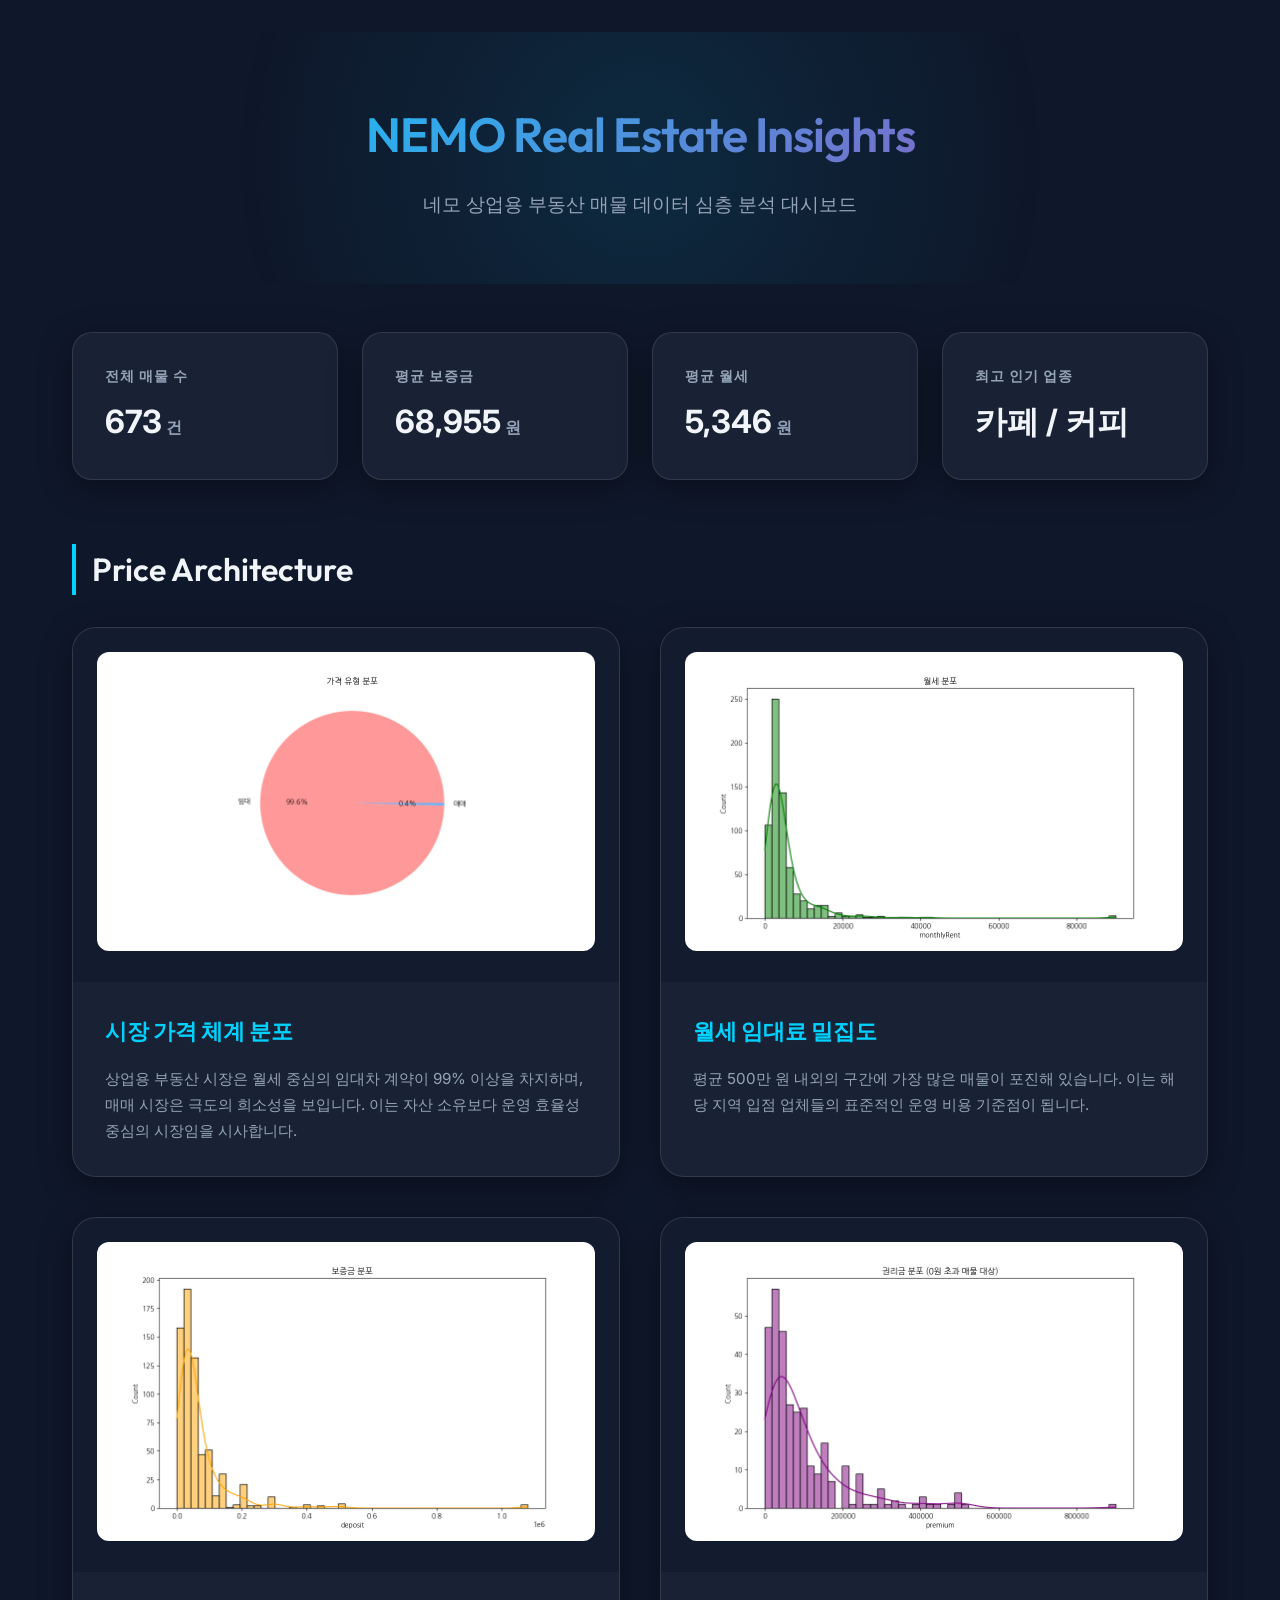
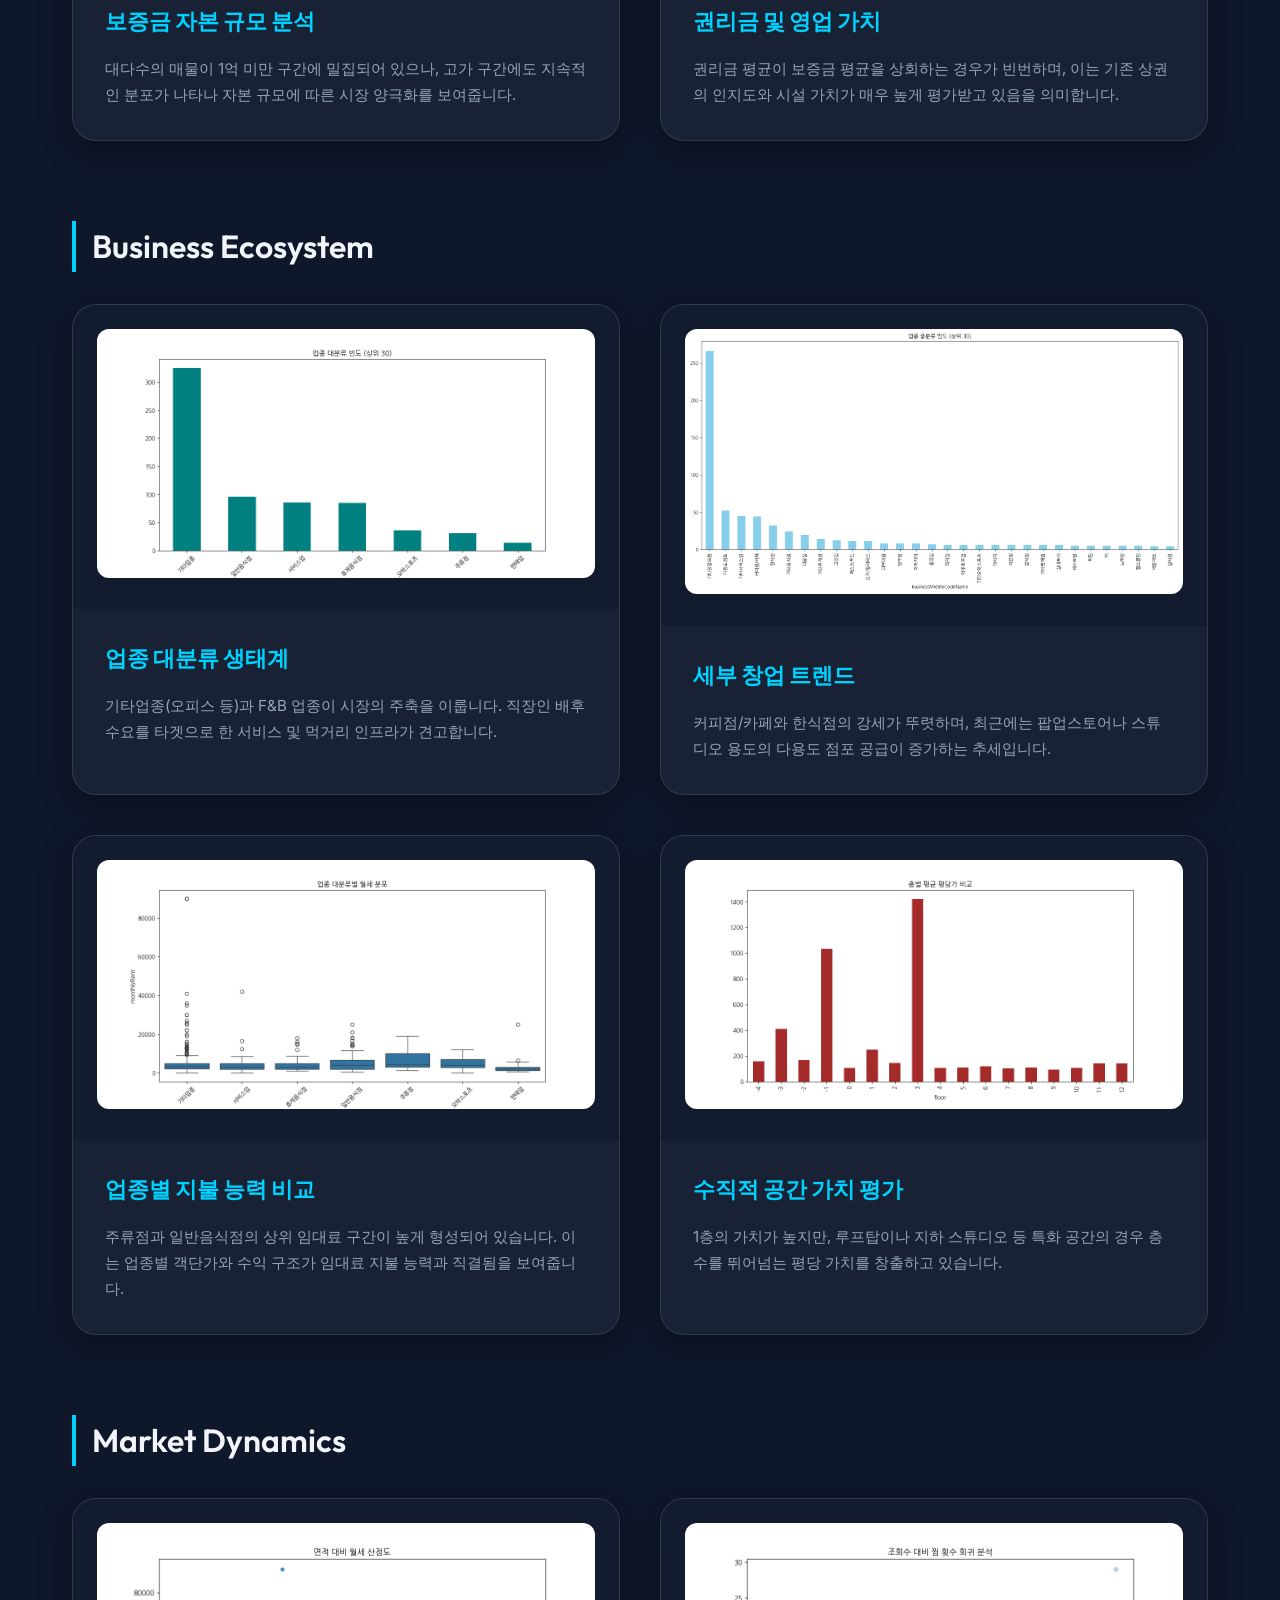
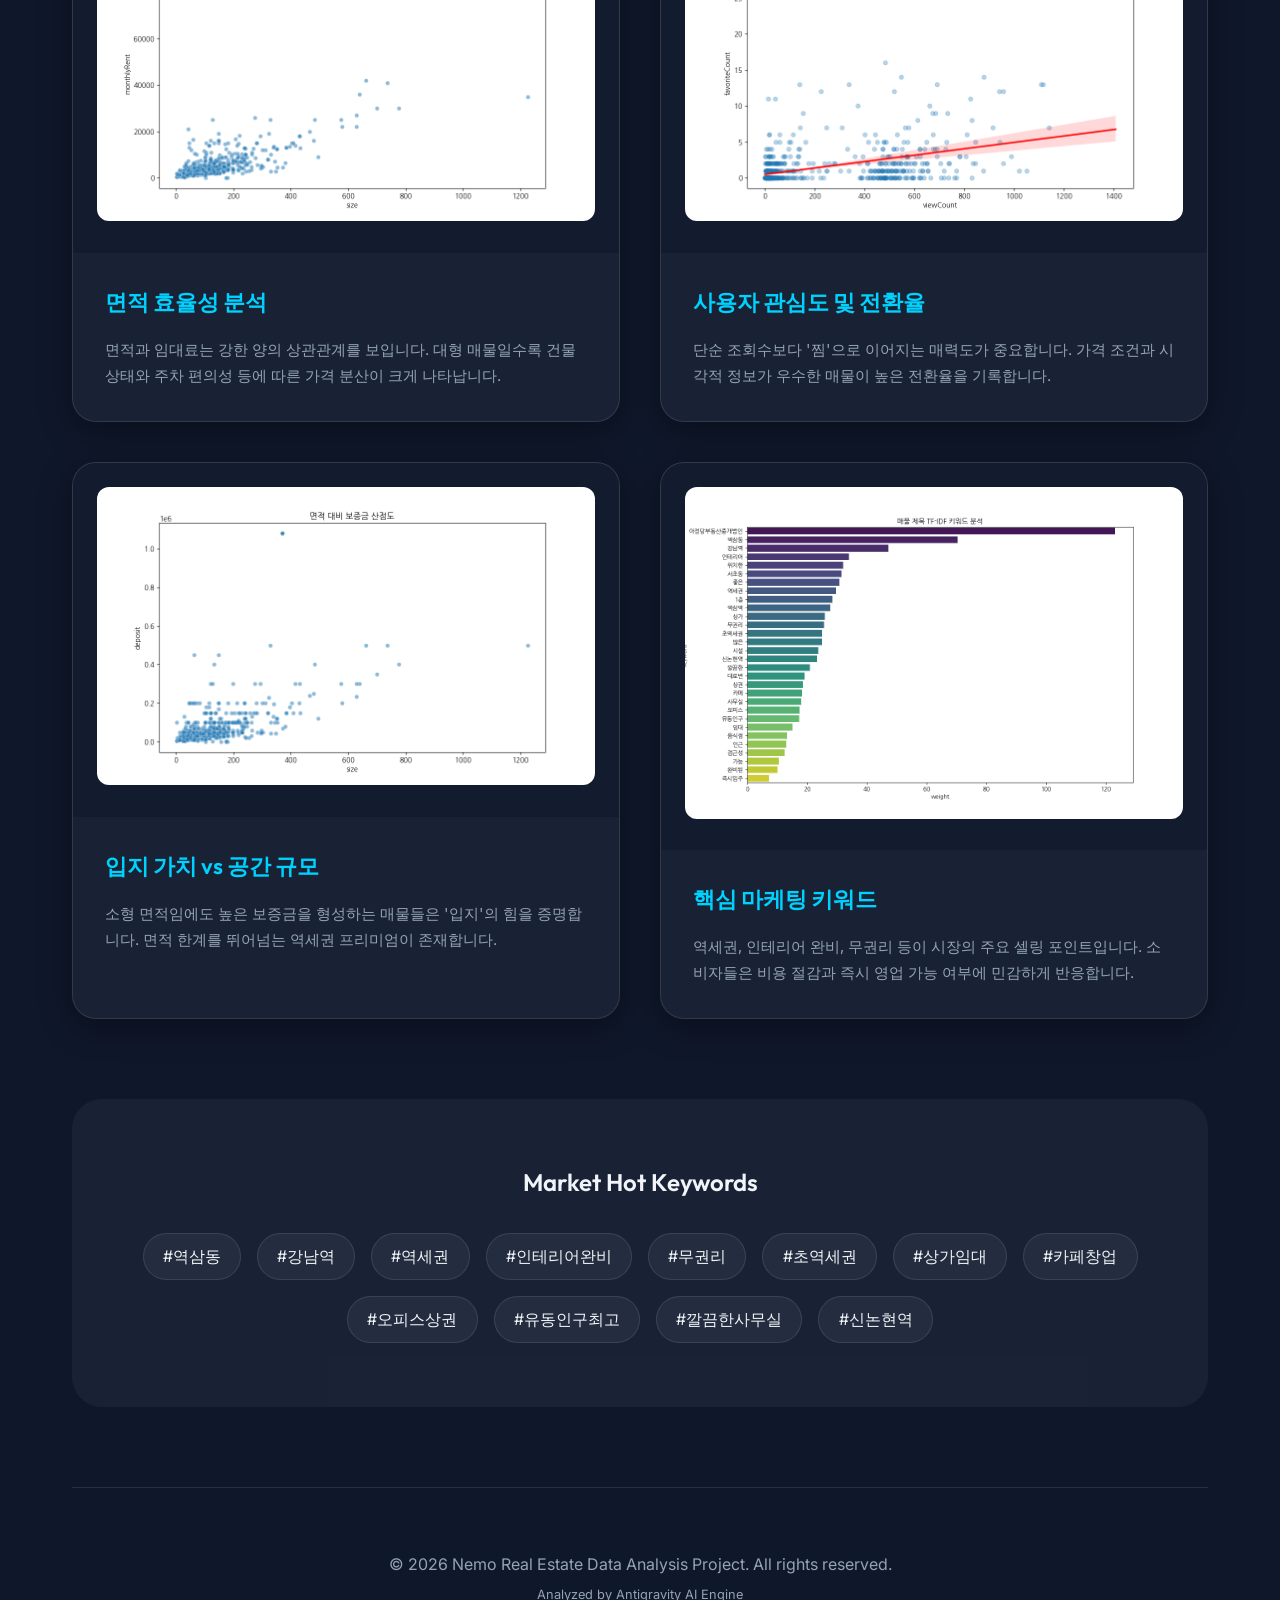
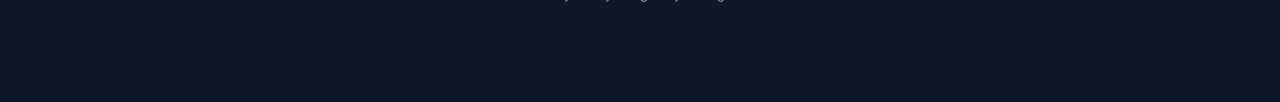
<file: index.html>
<!DOCTYPE html>
<html lang="ko">
<head>
    <meta charset="UTF-8">
    <meta name="viewport" content="width=device-width, initial-scale=1.0">
    <title>Nemo Commercial Real Estate Dashboard</title>
    <link rel="stylesheet" href="dashboard.css">
</head>
<body>
    <div class="container">
        <header class="animate-fade">
            <h1>NEMO Real Estate Insights</h1>
            <p>네모 상업용 부동산 매물 데이터 심층 분석 대시보드</p>
        </header>

        <!-- Summary Statistics -->
        <section class="summary-grid animate-fade">
            <div class="summary-card">
                <h3>전체 매물 수</h3>
                <div class="value">673<span class="unit">건</span></div>
            </div>
            <div class="summary-card">
                <h3>평균 보증금</h3>
                <div class="value">68,955<span class="unit">원</span></div>
            </div>
            <div class="summary-card">
                <h3>평균 월세</h3>
                <div class="value">5,346<span class="unit">원</span></div>
            </div>
            <div class="summary-card">
                <h3>최고 인기 업종</h3>
                <div class="value">카페 / 커피</div>
            </div>
        </section>

        <!-- Price Analysis -->
        <section class="viz-section animate-fade">
            <h2>Price Architecture</h2>
            <div class="viz-grid">
                <div class="viz-card">
                    <div class="viz-image-wrapper">
                        <img src="images/price_type_dist.png" alt="가격 유형 분포">
                    </div>
                    <div class="viz-content">
                        <h3>시장 가격 체계 분포</h3>
                        <p>상업용 부동산 시장은 월세 중심의 임대차 계약이 99% 이상을 차지하며, 매매 시장은 극도의 희소성을 보입니다. 이는 자산 소유보다 운영 효율성 중심의 시장임을 시사합니다.</p>
                    </div>
                </div>
                <div class="viz-card">
                    <div class="viz-image-wrapper">
                        <img src="images/rent_dist.png" alt="월세 분포">
                    </div>
                    <div class="viz-content">
                        <h3>월세 임대료 밀집도</h3>
                        <p>평균 500만 원 내외의 구간에 가장 많은 매물이 포진해 있습니다. 이는 해당 지역 입점 업체들의 표준적인 운영 비용 기준점이 됩니다.</p>
                    </div>
                </div>
                <div class="viz-card">
                    <div class="viz-image-wrapper">
                        <img src="images/deposit_dist.png" alt="보증금 분포">
                    </div>
                    <div class="viz-content">
                        <h3>보증금 자본 규모 분석</h3>
                        <p>대다수의 매물이 1억 미만 구간에 밀집되어 있으나, 고가 구간에도 지속적인 분포가 나타나 자본 규모에 따른 시장 양극화를 보여줍니다.</p>
                    </div>
                </div>
                <div class="viz-card">
                    <div class="viz-image-wrapper">
                        <img src="images/premium_dist.png" alt="권리금 분포">
                    </div>
                    <div class="viz-content">
                        <h3>권리금 및 영업 가치</h3>
                        <p>권리금 평균이 보증금 평균을 상회하는 경우가 빈번하며, 이는 기존 상권의 인지도와 시설 가치가 매우 높게 평가받고 있음을 의미합니다.</p>
                    </div>
                </div>
            </div>
        </section>

        <!-- Business & Category -->
        <section class="viz-section animate-fade">
            <h2>Business Ecosystem</h2>
            <div class="viz-grid">
                <div class="viz-card">
                    <div class="viz-image-wrapper">
                        <img src="images/biz_large_freq.png" alt="업종 대분류">
                    </div>
                    <div class="viz-content">
                        <h3>업종 대분류 생태계</h3>
                        <p>기타업종(오피스 등)과 F&B 업종이 시장의 주축을 이룹니다. 직장인 배후 수요를 타겟으로 한 서비스 및 먹거리 인프라가 견고합니다.</p>
                    </div>
                </div>
                <div class="viz-card">
                    <div class="viz-image-wrapper">
                        <img src="images/biz_middle_freq.png" alt="업종 중분류">
                    </div>
                    <div class="viz-content">
                        <h3>세부 창업 트렌드</h3>
                        <p>커피점/카페와 한식점의 강세가 뚜렷하며, 최근에는 팝업스토어나 스튜디오 용도의 다용도 점포 공급이 증가하는 추세입니다.</p>
                    </div>
                </div>
                <div class="viz-card">
                    <div class="viz-image-wrapper">
                        <img src="images/rent_by_biz.png" alt="업종별 월세">
                    </div>
                    <div class="viz-content">
                        <h3>업종별 지불 능력 비교</h3>
                        <p>주류점과 일반음식점의 상위 임대료 구간이 높게 형성되어 있습니다. 이는 업종별 객단가와 수익 구조가 임대료 지불 능력과 직결됨을 보여줍니다.</p>
                    </div>
                </div>
                <div class="viz-card">
                    <div class="viz-image-wrapper">
                        <img src="images/area_price_by_floor.png" alt="층별 평당가">
                    </div>
                    <div class="viz-content">
                        <h3>수직적 공간 가치 평가</h3>
                        <p>1층의 가치가 높지만, 루프탑이나 지하 스튜디오 등 특화 공간의 경우 층수를 뛰어넘는 평당 가치를 창출하고 있습니다.</p>
                    </div>
                </div>
            </div>
        </section>

        <!-- Correlation & Engagement -->
        <section class="viz-section animate-fade">
            <h2>Market Dynamics</h2>
            <div class="viz-grid">
                <div class="viz-card">
                    <div class="viz-image-wrapper">
                        <img src="images/size_rent_scatter.png" alt="면적 대비 월세">
                    </div>
                    <div class="viz-content">
                        <h3>면적 효율성 분석</h3>
                        <p>면적과 임대료는 강한 양의 상관관계를 보입니다. 대형 매물일수록 건물 상태와 주차 편의성 등에 따른 가격 분산이 크게 나타납니다.</p>
                    </div>
                </div>
                <div class="viz-card">
                    <div class="viz-image-wrapper">
                        <img src="images/view_fav_reg.png" alt="조회수 대비 찜">
                    </div>
                    <div class="viz-content">
                        <h3>사용자 관심도 및 전환율</h3>
                        <p>단순 조회수보다 '찜'으로 이어지는 매력도가 중요합니다. 가격 조건과 시각적 정보가 우수한 매물이 높은 전환율을 기록합니다.</p>
                    </div>
                </div>
                <div class="viz-card">
                    <div class="viz-image-wrapper">
                        <img src="images/size_deposit_scatter.png" alt="면적 대비 보증금">
                    </div>
                    <div class="viz-content">
                        <h3>입지 가치 vs 공간 규모</h3>
                        <p>소형 면적임에도 높은 보증금을 형성하는 매물들은 '입지'의 힘을 증명합니다. 면적 한계를 뛰어넘는 역세권 프리미엄이 존재합니다.</p>
                    </div>
                </div>
                <div class="viz-card">
                    <div class="viz-image-wrapper">
                        <img src="images/keyword_tfidf.png" alt="TF-IDF 키워드">
                    </div>
                    <div class="viz-content">
                        <h3>핵심 마케팅 키워드</h3>
                        <p>역세권, 인테리어 완비, 무권리 등이 시장의 주요 셀링 포인트입니다. 소비자들은 비용 절감과 즉시 영업 가능 여부에 민감하게 반응합니다.</p>
                    </div>
                </div>
            </div>
        </section>

        <!-- Keyword Cloud -->
        <section class="keyword-section animate-fade">
            <h2>Market Hot Keywords</h2>
            <div class="keyword-grid">
                <span class="keyword-tag">#역삼동</span>
                <span class="keyword-tag">#강남역</span>
                <span class="keyword-tag">#역세권</span>
                <span class="keyword-tag">#인테리어완비</span>
                <span class="keyword-tag">#무권리</span>
                <span class="keyword-tag">#초역세권</span>
                <span class="keyword-tag">#상가임대</span>
                <span class="keyword-tag">#카페창업</span>
                <span class="keyword-tag">#오피스상권</span>
                <span class="keyword-tag">#유동인구최고</span>
                <span class="keyword-tag">#깔끔한사무실</span>
                <span class="keyword-tag">#신논현역</span>
            </div>
        </section>

        <footer>
            <p>&copy; 2026 Nemo Real Estate Data Analysis Project. All rights reserved.</p>
            <p style="margin-top: 0.5rem; font-size: 0.8rem;">Analyzed by Antigravity AI Engine</p>
        </footer>
    </div>

    <script>
        // Simple Intersection Observer for fade-in effect
        const observerOptions = {
            threshold: 0.1
        };

        const observer = new IntersectionObserver((entries) => {
            entries.forEach(entry => {
                if (entry.isIntersecting) {
                    entry.target.style.opacity = "1";
                    entry.target.style.transform = "translateY(0)";
                }
            });
        }, observerOptions);

        document.querySelectorAll('.animate-fade').forEach(el => {
            el.style.opacity = "0";
            el.style.transform = "translateY(20px)";
            el.style.transition = "all 0.8s ease-out";
            observer.observe(el);
        });
    </script>
</body>
</html>
</file>
<file: dashboard.css>
@import url('https://fonts.googleapis.com/css2?family=Inter:wght@300;400;500;600;700&family=Outfit:wght@300;400;500;600;700&display=swap');

:root {
    --bg-color: #0f172a;
    --card-bg: rgba(30, 41, 59, 0.7);
    --text-primary: #f1f5f9;
    --text-secondary: #94a3b8;
    --accent-blue: #00d2ff;
    --accent-purple: #9d50bb;
    --accent-gradient: linear-gradient(135deg, #00d2ff 0%, #9d50bb 100%);
    --glass-border: rgba(255, 255, 255, 0.1);
    --shadow: 0 8px 32px 0 rgba(0, 0, 0, 0.37);
}

* {
    margin: 0;
    padding: 0;
    box-sizing: border-box;
}

body {
    font-family: 'Inter', -apple-system, BlinkMacSystemFont, "Segoe UI", Roboto, sans-serif;
    background-color: var(--bg-color);
    color: var(--text-primary);
    line-height: 1.6;
    overflow-x: hidden;
}

h1, h2, h3 {
    font-family: 'Outfit', sans-serif;
    font-weight: 600;
}

.container {
    max-width: 1200px;
    margin: 0 auto;
    padding: 2rem;
}

/* Header */
header {
    margin-bottom: 3rem;
    text-align: center;
    padding: 4rem 0;
    background: radial-gradient(circle at center, rgba(0, 210, 255, 0.1) 0%, transparent 70%);
}

header h1 {
    font-size: 3rem;
    margin-bottom: 1rem;
    background: var(--accent-gradient);
    -webkit-background-clip: text;
    -webkit-text-fill-color: transparent;
    letter-spacing: -1px;
}

header p {
    color: var(--text-secondary);
    font-size: 1.2rem;
    max-width: 700px;
    margin: 0 auto;
}

/* Summary Cards */
.summary-grid {
    display: grid;
    grid-template-columns: repeat(auto-fit, minmax(240px, 1fr));
    gap: 1.5rem;
    margin-bottom: 4rem;
}

.summary-card {
    background: var(--card-bg);
    backdrop-filter: blur(12px);
    border: 1px solid var(--glass-border);
    padding: 2rem;
    border-radius: 20px;
    box-shadow: var(--shadow);
    transition: transform 0.3s ease, border-color 0.3s ease;
}

.summary-card:hover {
    transform: translateY(-5px);
    border-color: var(--accent-blue);
}

.summary-card h3 {
    font-size: 0.9rem;
    color: var(--text-secondary);
    text-transform: uppercase;
    letter-spacing: 1px;
    margin-bottom: 0.5rem;
}

.summary-card .value {
    font-size: 2rem;
    font-weight: 700;
    color: var(--text-primary);
}

.summary-card .unit {
    font-size: 1rem;
    color: var(--text-secondary);
    margin-left: 4px;
}

/* Visualization Grid */
.viz-section {
    margin-bottom: 5rem;
}

.viz-section h2 {
    font-size: 2rem;
    margin-bottom: 2rem;
    padding-left: 1rem;
    border-left: 4px solid var(--accent-blue);
}

.viz-grid {
    display: grid;
    grid-template-columns: repeat(auto-fit, minmax(500px, 1fr));
    gap: 2.5rem;
}

@media (max-width: 768px) {
    .viz-grid {
        grid-template-columns: 1fr;
    }
}

.viz-card {
    background: var(--card-bg);
    backdrop-filter: blur(12px);
    border: 1px solid var(--glass-border);
    border-radius: 24px;
    overflow: hidden;
    box-shadow: var(--shadow);
    display: flex;
    flex-direction: column;
}

.viz-image-wrapper {
    width: 100%;
    padding: 1.5rem;
    background: rgba(15, 23, 42, 0.5);
}

.viz-image-wrapper img {
    width: 100%;
    height: auto;
    border-radius: 12px;
    transition: transform 0.5s ease;
}

.viz-card:hover .viz-image-wrapper img {
    transform: scale(1.02);
}

.viz-content {
    padding: 2rem;
}

.viz-content h3 {
    margin-bottom: 1rem;
    font-size: 1.4rem;
    color: var(--accent-blue);
}

.viz-content p {
    color: var(--text-secondary);
    font-size: 0.95rem;
    line-height: 1.7;
}

/* Keyword Section */
.keyword-section {
    padding: 4rem;
    background: var(--card-bg);
    border-radius: 30px;
    margin-bottom: 5rem;
    text-align: center;
}

.keyword-grid {
    display: flex;
    flex-wrap: wrap;
    justify-content: center;
    gap: 1rem;
    margin-top: 2rem;
}

.keyword-tag {
    padding: 0.6rem 1.2rem;
    background: rgba(255, 255, 255, 0.05);
    border: 1px solid var(--glass-border);
    border-radius: 50px;
    font-size: 1rem;
    transition: all 0.3s ease;
}

.keyword-tag:hover {
    background: var(--accent-gradient);
    border-color: transparent;
    transform: scale(1.1);
}

/* Footer */
footer {
    text-align: center;
    padding: 4rem 0;
    color: var(--text-secondary);
    border-top: 1px solid var(--glass-border);
}

/* Animations */
@keyframes fadeInUp {
    from {
        opacity: 0;
        transform: translateY(20px);
    }
    to {
        opacity: 1;
        transform: translateY(0);
    }
}

.animate-fade {
    animation: fadeInUp 0.8s ease forwards;
}
</file>
